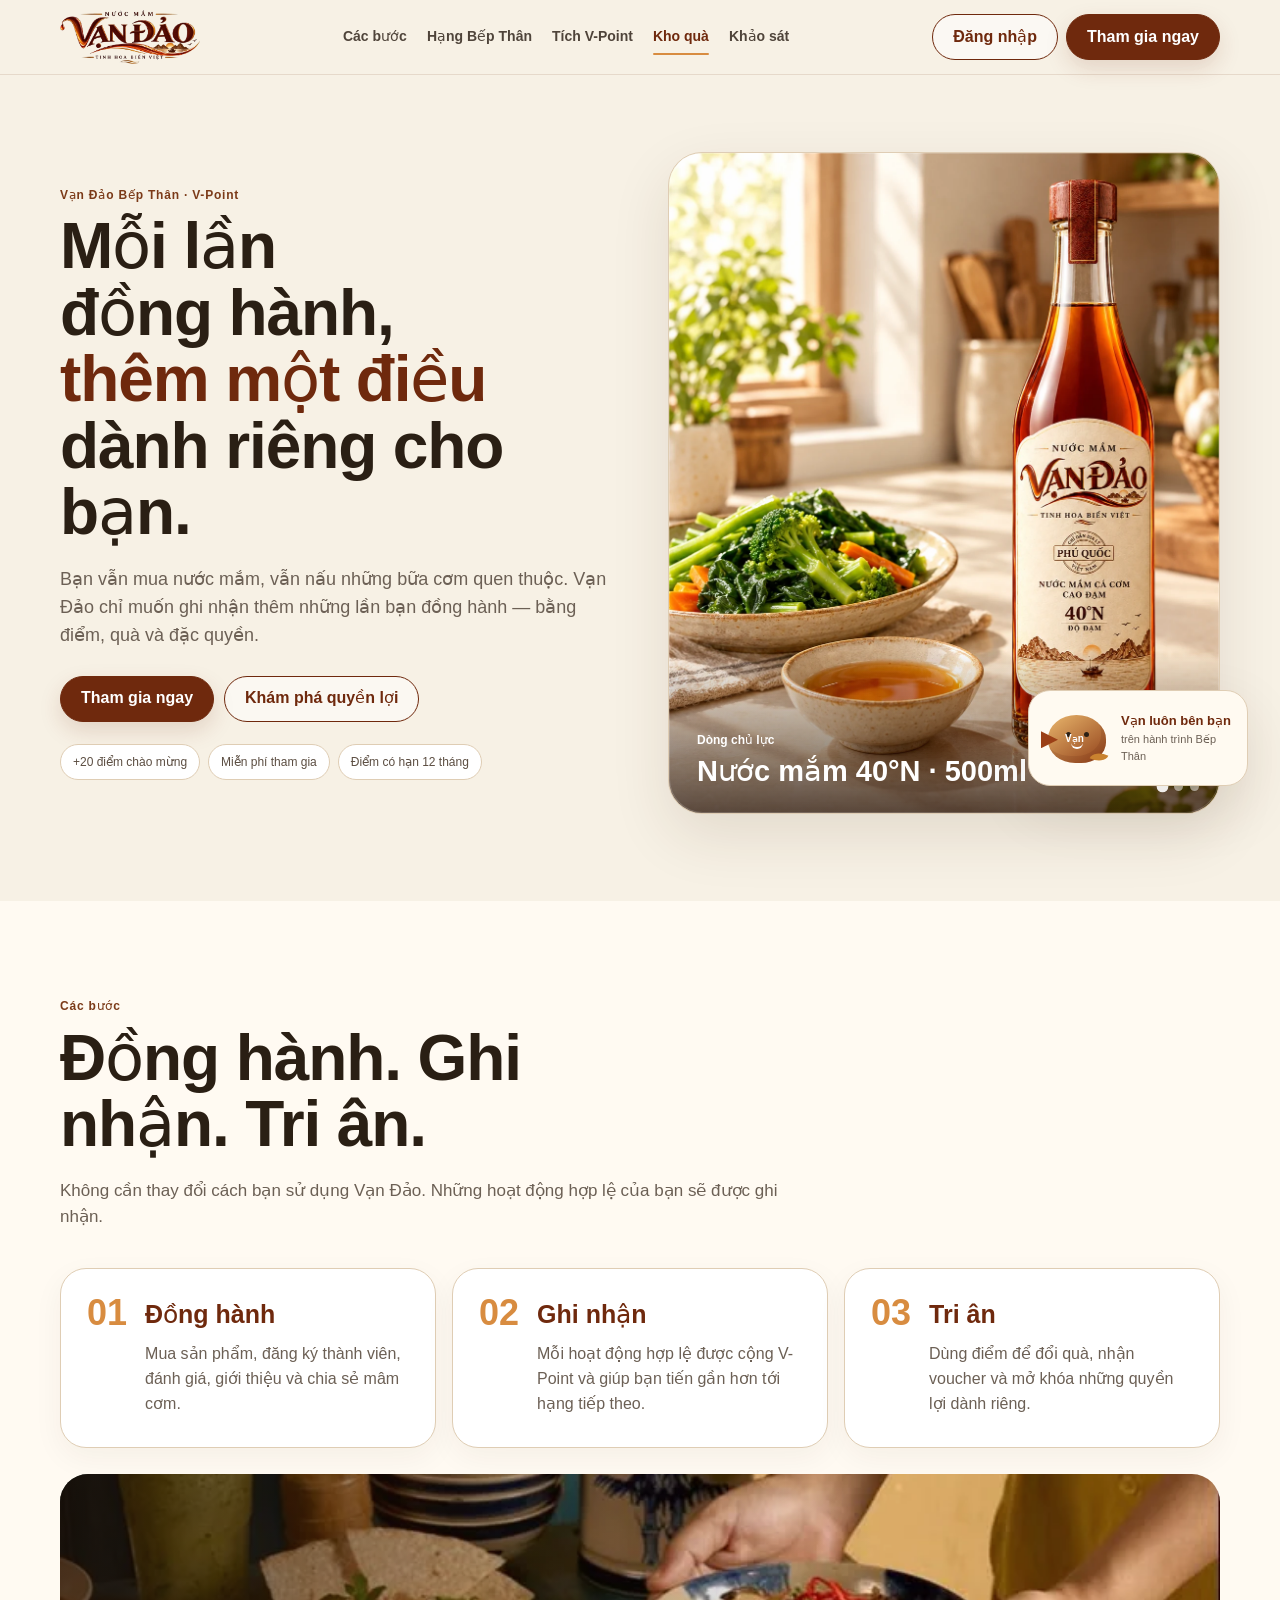
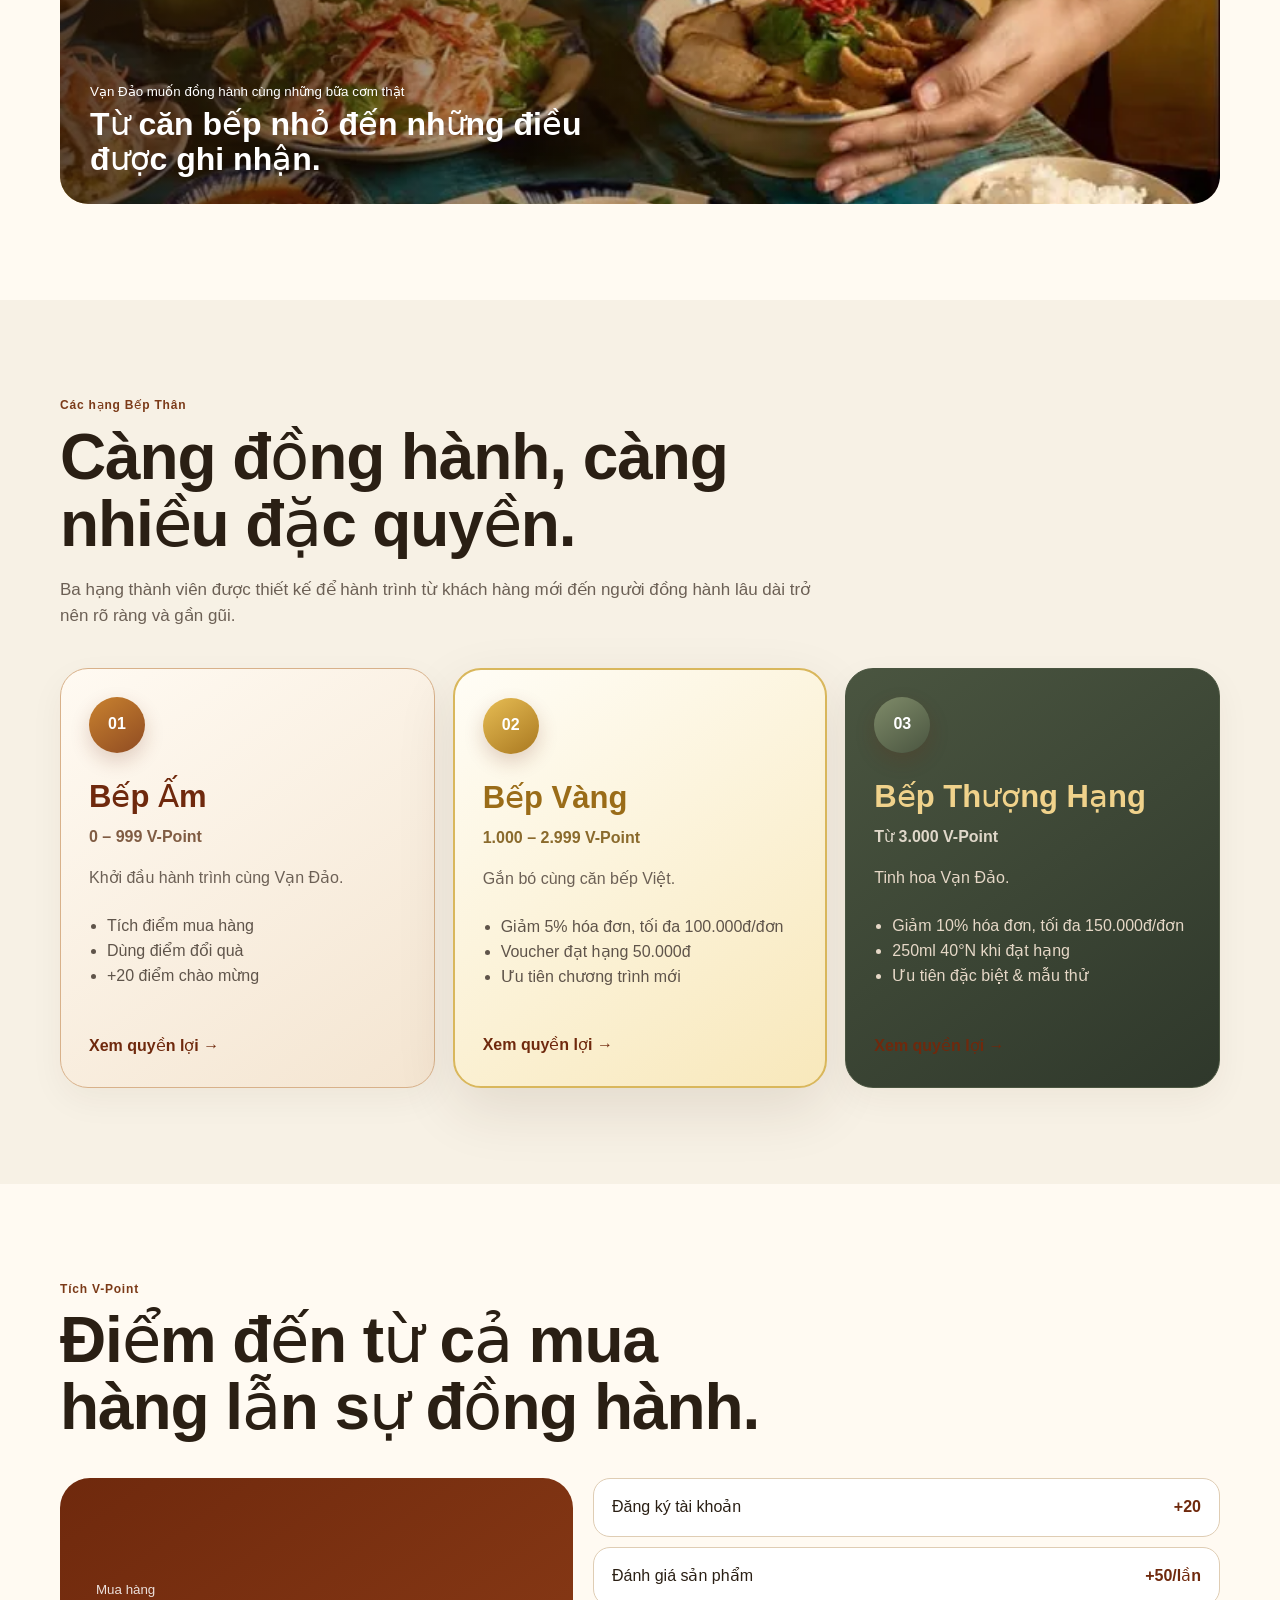
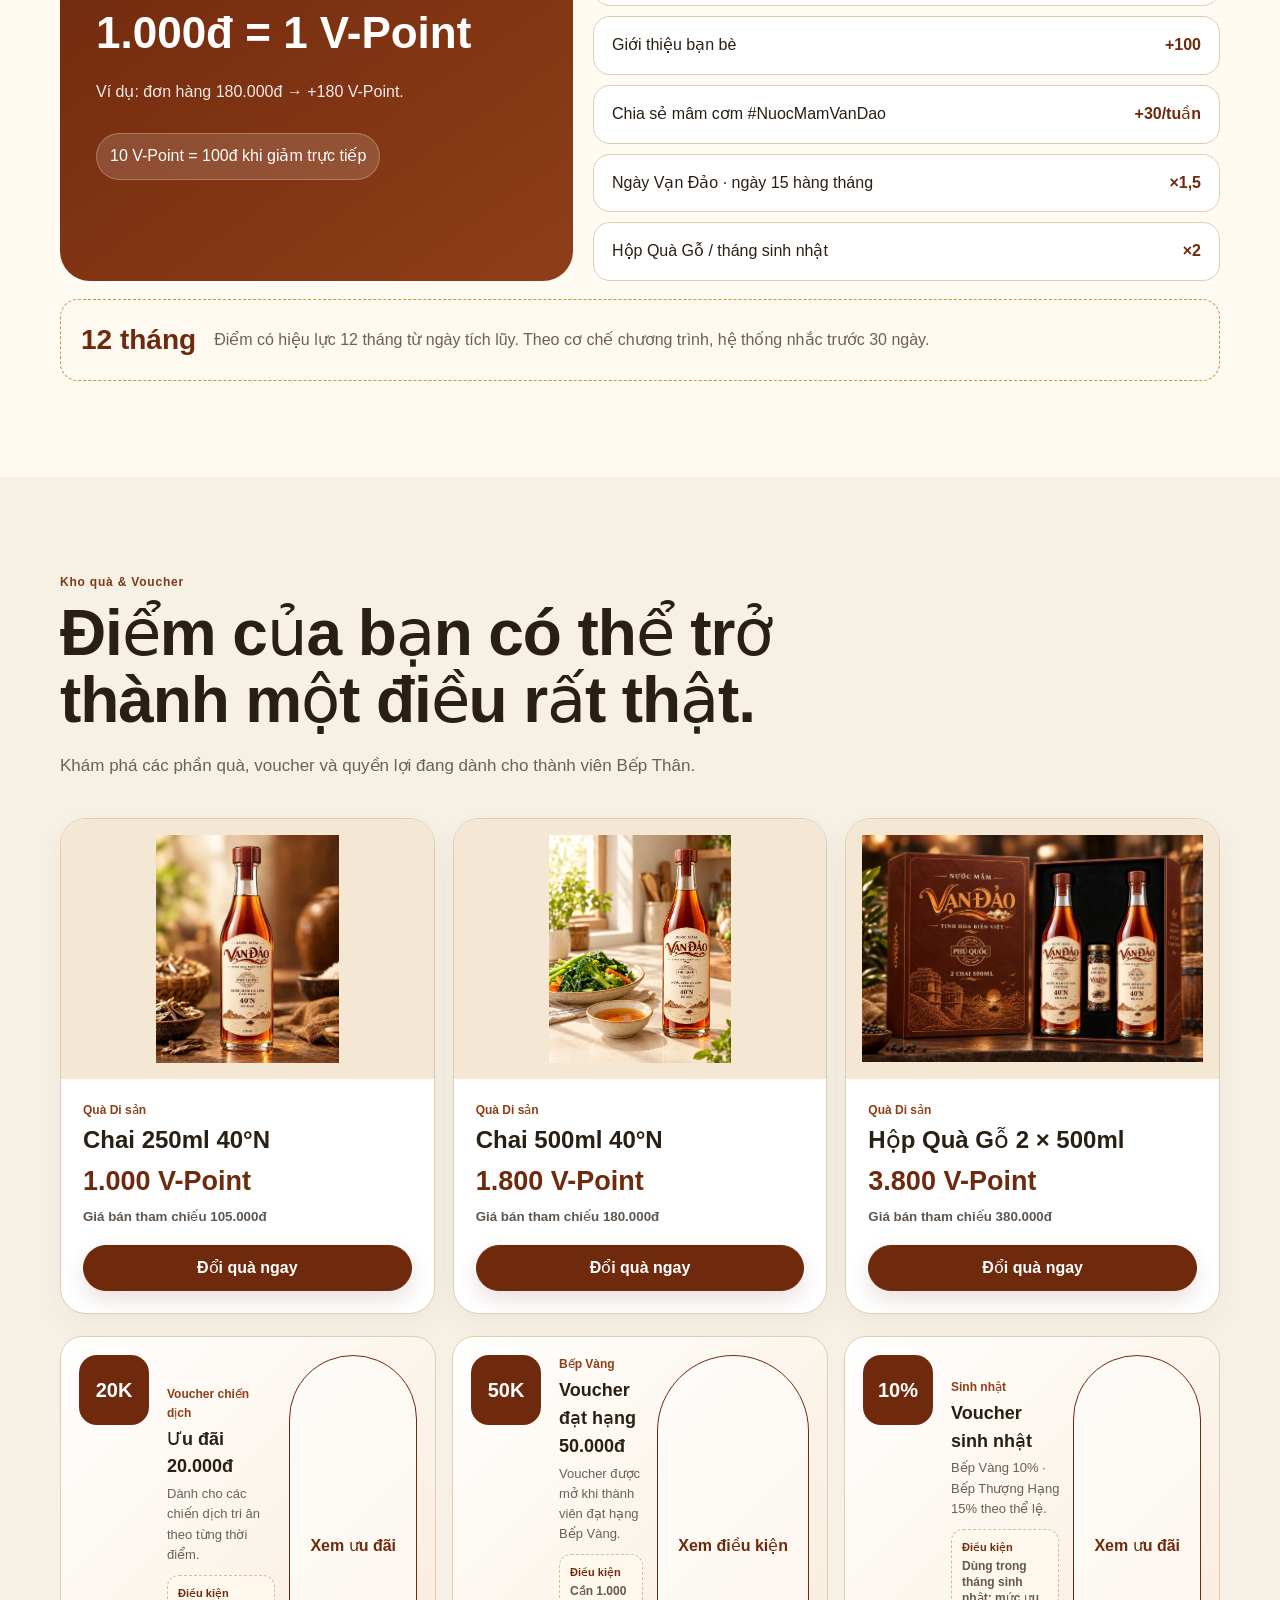
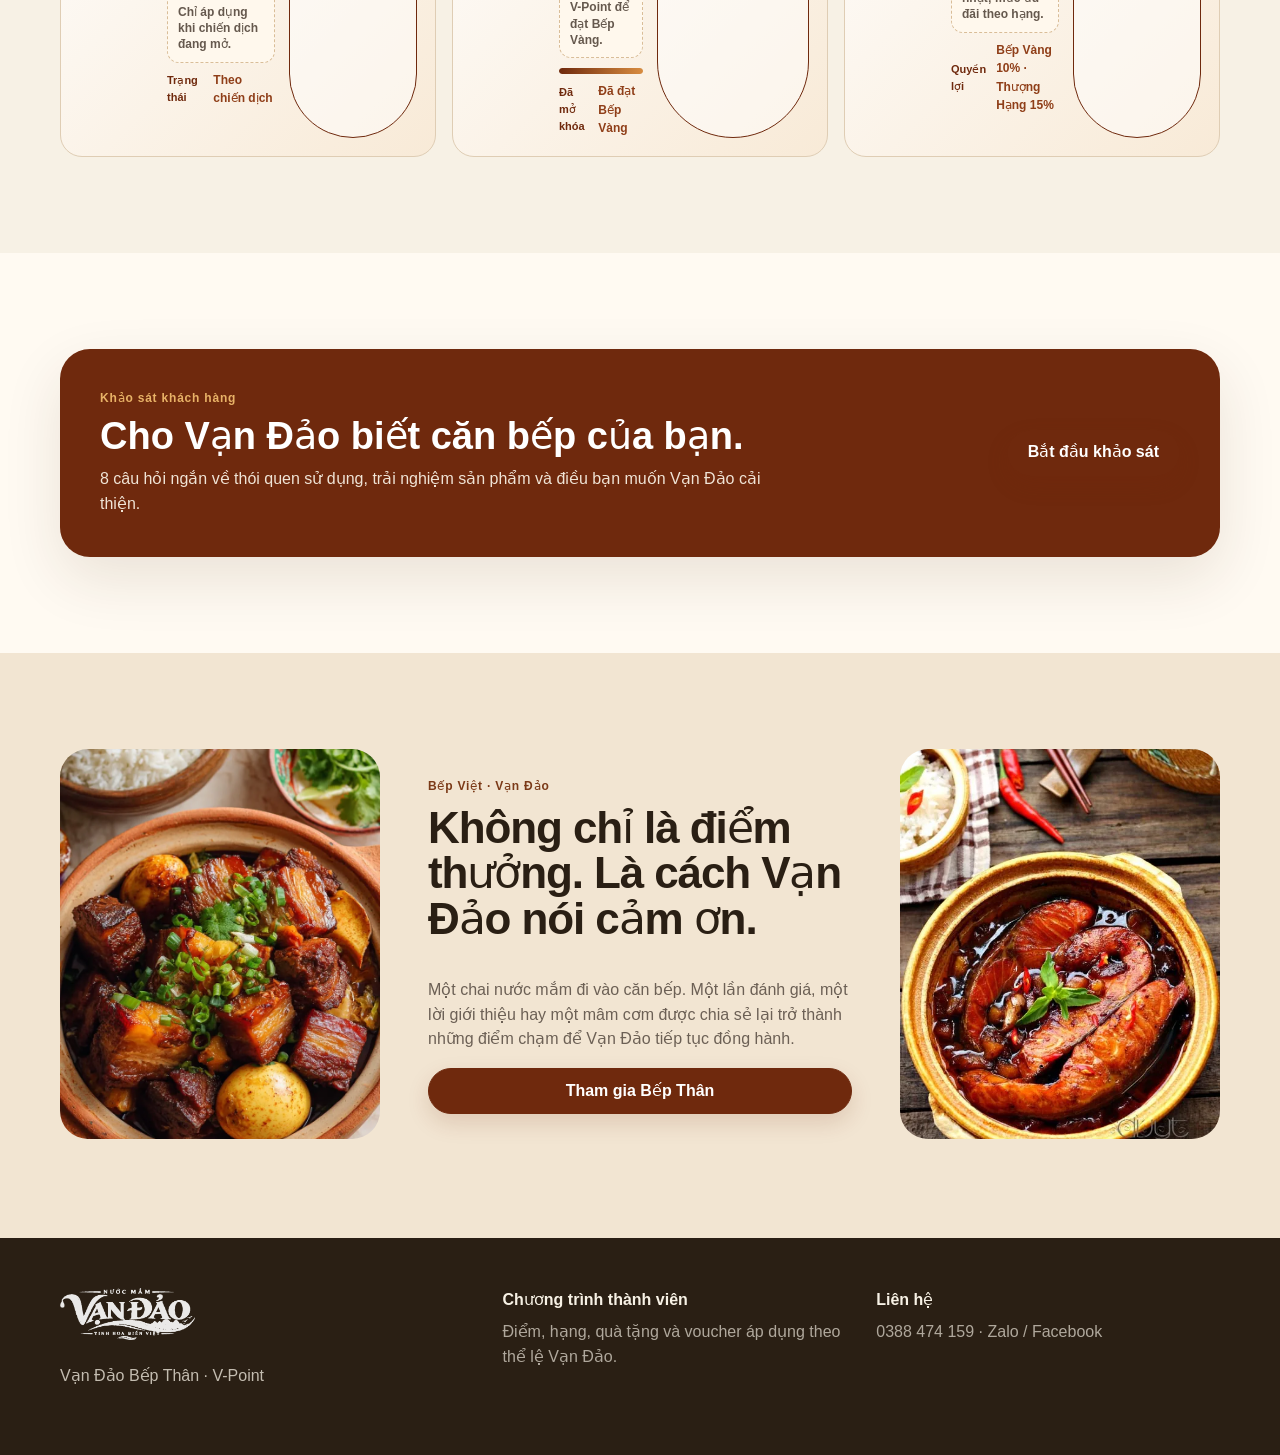
<file: index.html>
<!doctype html>
<html lang="vi">
<head>
<meta charset="utf-8"><meta name="viewport" content="width=device-width,initial-scale=1">
<title>Vạn Đảo Bếp Thân | Tích V-Point nhận quà</title>
<meta name="description" content="Vạn Đảo Bếp Thân – đồng hành, tích V-Point, nâng hạng và nhận thêm quà tặng, voucher dành riêng cho bạn.">
<meta property="og:title" content="Vạn Đảo Bếp Thân | Tích V-Point nhận quà">
<meta property="og:description" content="Đăng ký thành viên nhận ngay +20 V-Point chào mừng từ Nước mắm Vạn Đảo.">
<meta property="og:image" content="assets/meal.webp"><meta property="og:type" content="website">
<link rel="stylesheet" href="assets/loyalty.css">
</head>
<body>
<header class="site-header"><div class="container nav">
<a class="brand" href="#top"><img src="assets/logo.png" alt="Nước mắm Vạn Đảo"></a>
<nav class="nav-links" aria-label="Điều hướng chính">
<a href="#how">Các bước</a><a href="#tiers">Hạng Bếp Thân</a><a href="#points">Tích V-Point</a><a href="#rewards">Kho quà</a><a href="#survey">Khảo sát</a>
</nav>
<div class="nav-actions"><button class="pill ghost" id="loginNav">Đăng nhập</button><button class="pill primary" id="joinNav">Tham gia ngay</button></div>
</div></header>
<main id="top">
<section class="hero container section-tight">
<div class="hero-copy reveal"><div class="eyebrow">Vạn Đảo Bếp Thân · V-Point</div>
<h1>Mỗi lần đồng hành,<br><span>thêm một điều</span> dành riêng cho bạn.</h1>
<p class="lead">Bạn vẫn mua nước mắm, vẫn nấu những bữa cơm quen thuộc. Vạn Đảo chỉ muốn ghi nhận thêm những lần bạn đồng hành — bằng điểm, quà và đặc quyền.</p>
<div class="actions"><button class="pill primary" id="joinHero">Tham gia ngay</button><a class="pill ghost" href="#tiers">Khám phá quyền lợi</a></div>
<div class="trust-row"><span>+20 điểm chào mừng</span><span>Miễn phí tham gia</span><span>Điểm có hạn 12 tháng</span></div></div>
<div class="hero-art reveal"><div class="hero-image"><img id="heroImg" src="assets/500.webp" alt="Nước mắm Vạn Đảo 40°N 500ml"><div class="hero-overlay"><small id="heroKicker">Dòng chủ lực</small><strong id="heroTitle">Nước mắm 40°N · 500ml</strong></div><div class="hero-dots"><button class="on" data-slide="0" aria-label="Ảnh 1"></button><button data-slide="1" aria-label="Ảnh 2"></button><button data-slide="2" aria-label="Ảnh 3"></button></div></div>
<div class="mascot-card"><div class="mascot" aria-label="Linh vật Vạn – Bếp Thân" role="img"><div class="mascot-body"><i class="eye e1"></i><i class="eye e2"></i><i class="smile"></i></div><div class="mascot-fin"></div><div class="mascot-tail"></div><b>Vạn</b></div><div><strong>Vạn luôn bên bạn</strong><span>trên hành trình Bếp Thân</span></div></div></div>
</section>
<section id="how" class="section alt"><div class="container"><div class="section-head reveal"><div class="eyebrow">Các bước</div><h2>Đồng hành. Ghi nhận. Tri ân.</h2><p>Không cần thay đổi cách bạn sử dụng Vạn Đảo. Những hoạt động hợp lệ của bạn sẽ được ghi nhận.</p></div><div class="steps">
<article class="step reveal"><b>01</b><div><h3>Đồng hành</h3><p>Mua sản phẩm, đăng ký thành viên, đánh giá, giới thiệu và chia sẻ mâm cơm.</p></div></article>
<article class="step reveal"><b>02</b><div><h3>Ghi nhận</h3><p>Mỗi hoạt động hợp lệ được cộng V-Point và giúp bạn tiến gần hơn tới hạng tiếp theo.</p></div></article>
<article class="step reveal"><b>03</b><div><h3>Tri ân</h3><p>Dùng điểm để đổi quà, nhận voucher và mở khóa những quyền lợi dành riêng.</p></div></article>
</div><div class="wide-photo reveal"><img src="assets/meal.webp" alt="Mâm cơm Việt trong không gian ấm cúng"><div><small>Vạn Đảo muốn đồng hành cùng những bữa cơm thật</small><strong>Từ căn bếp nhỏ đến những điều được ghi nhận.</strong></div></div></div></section>
<section id="tiers" class="section"><div class="container"><div class="section-head reveal"><div class="eyebrow">Các hạng Bếp Thân</div><h2>Càng đồng hành, càng nhiều đặc quyền.</h2><p>Ba hạng thành viên được thiết kế để hành trình từ khách hàng mới đến người đồng hành lâu dài trở nên rõ ràng và gần gũi.</p></div><div class="tier-grid">
<article class="tier bronze reveal"><div class="seal">01</div><div class="badge-title">Bếp Ấm</div><div class="range">0 – 999 V-Point</div><p>Khởi đầu hành trình cùng Vạn Đảo.</p><ul><li>Tích điểm mua hàng</li><li>Dùng điểm đổi quà</li><li>+20 điểm chào mừng</li></ul><a href="hang-thanh-vien.html" class="text-link">Xem quyền lợi →</a></article>
<article class="tier gold featured reveal"><div class="seal">02</div><div class="badge-title">Bếp Vàng</div><div class="range">1.000 – 2.999 V-Point</div><p>Gắn bó cùng căn bếp Việt.</p><ul><li>Giảm 5% hóa đơn, tối đa 100.000đ/đơn</li><li>Voucher đạt hạng 50.000đ</li><li>Ưu tiên chương trình mới</li></ul><a href="hang-thanh-vien.html" class="text-link">Xem quyền lợi →</a></article>
<article class="tier dark reveal"><div class="seal">03</div><div class="badge-title">Bếp Thượng Hạng</div><div class="range">Từ 3.000 V-Point</div><p>Tinh hoa Vạn Đảo.</p><ul><li>Giảm 10% hóa đơn, tối đa 150.000đ/đơn</li><li>250ml 40°N khi đạt hạng</li><li>Ưu tiên đặc biệt & mẫu thử</li></ul><a href="hang-thanh-vien.html" class="text-link">Xem quyền lợi →</a></article>
</div></div></section>
<section id="points" class="section alt"><div class="container"><div class="section-head reveal"><div class="eyebrow">Tích V-Point</div><h2>Điểm đến từ cả mua hàng lẫn sự đồng hành.</h2></div><div class="points-layout"><div class="point-main reveal"><small>Mua hàng</small><strong>1.000đ = 1 V-Point</strong><p>Ví dụ: đơn hàng 180.000đ → +180 V-Point.</p><div class="point-pill">10 V-Point = 100đ khi giảm trực tiếp</div></div><div class="earning-list reveal"><div><span>Đăng ký tài khoản</span><b>+20</b></div><div><span>Đánh giá sản phẩm</span><b>+50/lần</b></div><div><span>Giới thiệu bạn bè</span><b>+100</b></div><div><span>Chia sẻ mâm cơm #NuocMamVanDao</span><b>+30/tuần</b></div><div><span>Ngày Vạn Đảo · ngày 15 hàng tháng</span><b>×1,5</b></div><div><span>Hộp Quà Gỗ / tháng sinh nhật</span><b>×2</b></div></div></div><div class="expiry reveal"><strong>12 tháng</strong><span>Điểm có hiệu lực 12 tháng từ ngày tích lũy. Theo cơ chế chương trình, hệ thống nhắc trước 30 ngày.</span></div></div></section>
<section id="rewards" class="section"><div class="container"><div class="section-head reveal"><div class="eyebrow">Kho quà & Voucher</div><h2>Điểm của bạn có thể trở thành một điều rất thật.</h2><p>Khám phá các phần quà, voucher và quyền lợi đang dành cho thành viên Bếp Thân.</p></div><div class="reward-grid">
<article class="reward-card reveal"><img src="assets/250.webp" alt="Chai 250ml 40°N"><div class="reward-body"><span>Quà Di sản</span><h3>Chai 250ml 40°N</h3><strong>1.000 V-Point</strong><small>Giá bán tham chiếu 105.000đ</small><button class="pill primary redeem" data-cost="1000" data-reward="Chai 250ml 40°N">Đổi quà ngay</button></div></article>
<article class="reward-card reveal"><img src="assets/500.webp" alt="Chai 500ml 40°N"><div class="reward-body"><span>Quà Di sản</span><h3>Chai 500ml 40°N</h3><strong>1.800 V-Point</strong><small>Giá bán tham chiếu 180.000đ</small><button class="pill primary redeem" data-cost="1800" data-reward="Chai 500ml 40°N">Đổi quà ngay</button></div></article>
<article class="reward-card reveal"><img src="assets/gift2.webp" alt="Hộp quà Vạn Đảo 2 × 500ml"><div class="reward-body"><span>Quà Di sản</span><h3>Hộp Quà Gỗ 2 × 500ml</h3><strong>3.800 V-Point</strong><small>Giá bán tham chiếu 380.000đ</small><button class="pill primary redeem" data-cost="3800" data-reward="Hộp Quà Gỗ 2 × 500ml">Đổi quà ngay</button></div></article>
</div><div class="voucher-grid"><article class="voucher reveal"><div class="voucher-code">20K</div><div class="voucher-body"><span>Voucher chiến dịch</span><h3>Ưu đãi 20.000đ</h3><p>Dành cho các chiến dịch tri ân theo từng thời điểm.</p><div class="voucher-condition"><strong>Điều kiện</strong><span>Chỉ áp dụng khi chiến dịch đang mở.</span></div><div class="voucher-status"><b>Trạng thái</b><span class="status-note">Theo chiến dịch</span></div></div><button class="pill ghost redeem-voucher" data-voucher="VD20K">Xem ưu đãi</button></article><article class="voucher reveal"><div class="voucher-code">50K</div><div class="voucher-body"><span>Bếp Vàng</span><h3>Voucher đạt hạng 50.000đ</h3><p>Voucher được mở khi thành viên đạt hạng Bếp Vàng.</p><div class="voucher-condition"><strong>Điều kiện</strong><span>Cần 1.000 V-Point để đạt Bếp Vàng.</span></div><div class="mini-progress"><span data-voucher-progress="gold"></span></div><div class="voucher-status"><b id="goldVoucherStatus">Đang kiểm tra tiến độ</b><span id="goldVoucherProgress">0 / 1.000 V-Point</span></div></div><button class="pill ghost redeem-voucher" data-voucher="BEPVANG50">Xem điều kiện</button></article><article class="voucher reveal"><div class="voucher-code">10%</div><div class="voucher-body"><span>Sinh nhật</span><h3>Voucher sinh nhật</h3><p>Bếp Vàng 10% · Bếp Thượng Hạng 15% theo thể lệ.</p><div class="voucher-condition"><strong>Điều kiện</strong><span>Dùng trong tháng sinh nhật; mức ưu đãi theo hạng.</span></div><div class="voucher-status"><b>Quyền lợi</b><span>Bếp Vàng 10% · Thượng Hạng 15%</span></div></div><button class="pill ghost redeem-voucher" data-voucher="BIRTHDAY">Xem ưu đãi</button></article></div></div></section>
<section id="survey" class="section alt"><div class="container survey-banner reveal"><div><div class="eyebrow">Khảo sát khách hàng</div><h2>Cho Vạn Đảo biết căn bếp của bạn.</h2><p>8 câu hỏi ngắn về thói quen sử dụng, trải nghiệm sản phẩm và điều bạn muốn Vạn Đảo cải thiện.</p></div><button class="pill primary" id="surveyBtn">Bắt đầu khảo sát</button></div></section>
<section class="section photo-band"><div class="container photo-grid"><img src="assets/thit-kho.webp" alt="Thịt kho trứng"><div><div class="eyebrow">Bếp Việt · Vạn Đảo</div><h2>Không chỉ là điểm thưởng. Là cách Vạn Đảo nói cảm ơn.</h2><p>Một chai nước mắm đi vào căn bếp. Một lần đánh giá, một lời giới thiệu hay một mâm cơm được chia sẻ lại trở thành những điểm chạm để Vạn Đảo tiếp tục đồng hành.</p><button class="pill primary" id="joinBottom">Tham gia Bếp Thân</button></div><img src="assets/ca-kho.webp" alt="Cá kho"></div></section>
</main>
<footer class="footer"><div class="container footer-grid"><div><img src="assets/logo.png" alt="Vạn Đảo"><p>Vạn Đảo Bếp Thân · V-Point</p></div><div><strong>Chương trình thành viên</strong><span>Điểm, hạng, quà tặng và voucher áp dụng theo thể lệ Vạn Đảo.</span></div><div><strong>Liên hệ</strong><span>0388 474 159 · Zalo / Facebook</span></div></div></footer>
<div class="mobilebar"><button id="mobileLogin">Đăng nhập</button><button id="mobileReward">Đổi quà</button><button id="mobileAccount">Bếp của tôi</button></div>
<div class="modal" id="joinModal" aria-hidden="true"><div class="modal-box"><button class="close" data-close aria-label="Đóng" title="Đóng">×</button><div class="modal-head"><div class="eyebrow">Tham gia Bếp Thân</div><h2>Đăng ký nhanh trong 2 bước.</h2><p>Chỉ cần họ tên và số điện thoại. Không cần nhớ thêm mật khẩu.</p></div><div class="signup-steps"><span class="active">1 · Đăng ký</span><span>2 · Xác nhận</span></div><form id="joinForm"><div class="step-panel active" data-step="1"><label>Họ và tên *<input name="name" required autocomplete="name" placeholder="Nguyễn Văn A"></label><label>Số điện thoại *<input name="phone" required inputmode="tel" autocomplete="tel" placeholder="0388 474 159"></label><button class="pill primary full" type="button" id="joinNext">Tiếp tục</button></div><div class="step-panel" data-step="2"><div class="otp-note">Mã OTP demo: <b>123456</b><br><small>Khi kết nối SMS/Zalo thật, mã này sẽ được thay bằng OTP gửi tới số điện thoại.</small></div><label>Mã xác nhận<input name="otp" inputmode="numeric" maxlength="6" placeholder="123456"></label><label class="optional">Email <span>(có thể cập nhật sau)</span><input name="email" type="email" placeholder="ban@example.com"></label><button class="pill primary full" type="submit">Tham gia & nhận +20 V-Point</button></div></form><div class="modal-foot">Tham gia miễn phí · Điểm có hiệu lực 12 tháng.</div></div></div>
<div class="modal" id="loginModal" aria-hidden="true"><div class="modal-box small-modal"><button class="close" data-close aria-label="Đóng" title="Đóng">×</button><div class="eyebrow">Bếp của tôi</div><h2>Đăng nhập bằng số điện thoại.</h2><p>Không cần mật khẩu. Hệ thống gửi mã OTP khi kết nối SMS/Zalo thật.</p><form id="loginForm"><label>Số điện thoại<input name="phone" required inputmode="tel" placeholder="0388 474 159"></label><button class="pill primary full" type="submit">Gửi mã OTP</button></form><div class="otp-login hidden" id="otpLogin"><label>Mã OTP<input id="loginOtp" inputmode="numeric" maxlength="6" placeholder="123456"></label><button class="pill primary full" id="verifyOtp">Xác nhận đăng nhập</button></div></div></div>
<div class="modal" id="redeemModal" aria-hidden="true"><div class="modal-box small-modal"><button class="close" data-close aria-label="Đóng" title="Đóng">×</button><div class="eyebrow">Đổi quà</div><h2 id="redeemTitle">Xác nhận đổi quà</h2><p id="redeemSummary"></p><form id="redeemForm"><label>Người nhận<input name="receiver" required></label><label>Số điện thoại<input name="phone" required inputmode="tel"></label><label>Địa chỉ nhận quà<textarea name="address" required rows="3" placeholder="Số nhà, đường, phường/xã, tỉnh/thành"></textarea></label><button class="pill primary full" type="submit">Xác nhận yêu cầu đổi quà</button></form></div></div>
<div class="modal" id="surveyModal" aria-hidden="true"><div class="modal-box survey-modal"><button class="close" data-close aria-label="Đóng" title="Đóng">×</button><div class="eyebrow">Khảo sát khách hàng</div><h2>8 câu hỏi · khoảng 2 phút</h2><div class="survey-progress"><span id="surveyProgress"></span></div><div id="surveyCounter">1 / 8</div><form id="surveyForm"></form></div></div>
<div class="toast" role="status" aria-live="polite"></div>
<script src="assets/loyalty.js"></script>
</body></html>
</file>
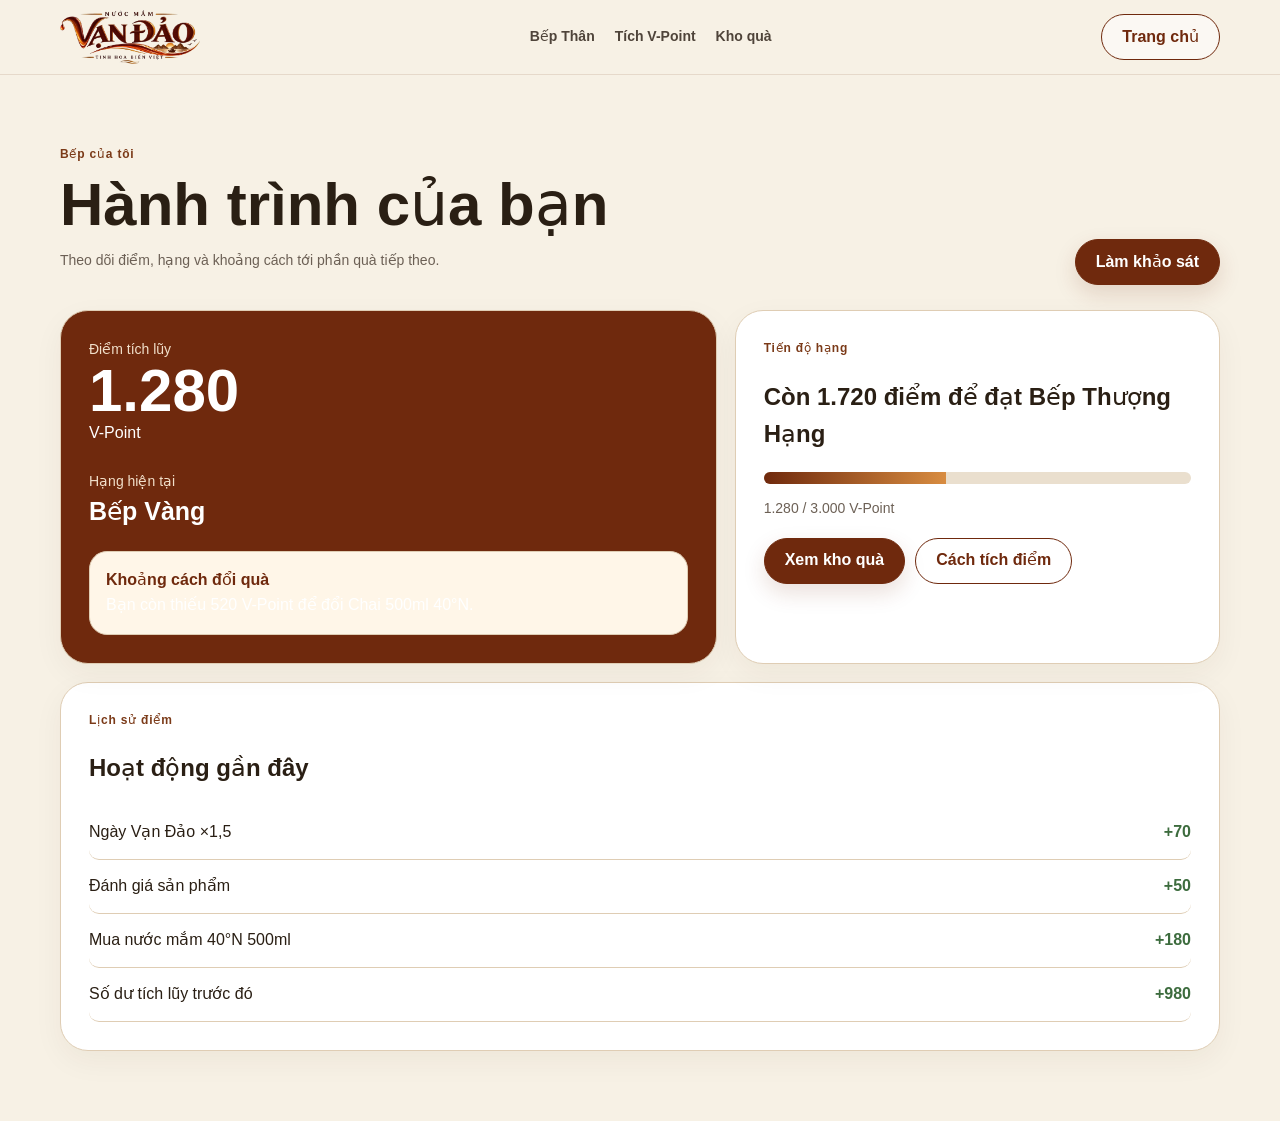
<file: bep-cua-toi.html>
<!doctype html><html lang="vi"><head><meta charset="utf-8"><meta name="viewport" content="width=device-width,initial-scale=1"><title>Bếp của tôi | Vạn Đảo Bếp Thân</title><meta name="description" content="Dashboard Vạn Đảo Bếp Thân – xem V-Point, hạng, tiến độ và khảo sát."><link rel="stylesheet" href="assets/loyalty.css"><style>.dash{padding:70px 0}.dash-head{display:flex;justify-content:space-between;gap:20px;align-items:end;margin-bottom:25px}.dash-grid{display:grid;grid-template-columns:1.15fr .85fr;gap:18px}.dash-card{background:#fff;border:1px solid var(--line);border-radius:28px;padding:28px;box-shadow:0 10px 30px rgba(65,32,12,.05)}.dash-card.dark{background:var(--brown);color:#fff}.dash-number{font-size:60px;font-weight:900;line-height:1}.dash-small{color:var(--muted);font-size:14px}.dash-card.dark .dash-small{color:#f1dfca}.dash-progress{height:12px;background:#eadfce;border-radius:999px;overflow:hidden;margin:12px 0}.dash-progress span{display:block;height:100%;width:42%;background:linear-gradient(90deg,var(--brown),var(--gold))}.target{margin-top:20px;padding:16px;border-radius:18px;background:#fff6e8;border:1px solid var(--line)}.target strong{color:var(--brown);display:block}.history-list{display:grid;gap:0}.history-list div{display:flex;justify-content:space-between;padding:14px 0;border-bottom:1px solid var(--line)}.plus{color:#3d6c3e;font-weight:900}.dash-actions{display:flex;gap:10px;flex-wrap:wrap;margin-top:18px}@media(max-width:800px){.dash-grid{grid-template-columns:1fr}.dash-head{display:block}}</style></head><body><header class="site-header"><div class="container nav"><a class="brand" href="index.html"><img src="assets/logo.png" alt="Nước mắm Vạn Đảo"></a><nav class="nav-links"><a href="index.html">Bếp Thân</a><a href="index.html#points">Tích V-Point</a><a href="index.html#rewards">Kho quà</a></nav><div class="nav-actions"><a class="pill ghost" href="index.html">Trang chủ</a></div></div></header><main class="dash"><div class="container"><div class="dash-head"><div><div class="eyebrow">Bếp của tôi</div><h1 style="margin:0;font-size:clamp(38px,5vw,60px);line-height:1.05">Hành trình của bạn</h1><p class="dash-small">Theo dõi điểm, hạng và khoảng cách tới phần quà tiếp theo.</p></div><button class="pill primary" id="dashSurvey">Làm khảo sát</button></div><div class="dash-grid"><section class="dash-card dark"><div class="dash-small">Điểm tích lũy</div><div class="dash-number" id="dashPoints">1.280</div><div>V-Point</div><div style="margin-top:25px"><div class="dash-small">Hạng hiện tại</div><strong id="dashTier" style="font-size:25px">Bếp Vàng</strong></div><div class="target"><strong>Khoảng cách đổi quà</strong><span id="rewardGap">Bạn còn thiếu 520 V-Point để đổi Chai 500ml 40°N.</span></div></section><section class="dash-card"><div class="eyebrow">Tiến độ hạng</div><h2 id="nextTitle">Còn 1.720 điểm để đạt Bếp Thượng Hạng</h2><div class="dash-progress"><span id="tierBar"></span></div><p class="dash-small" id="tierText">1.280 / 3.000 V-Point</p><div class="dash-actions"><a class="pill primary" href="index.html#rewards">Xem kho quà</a><a class="pill ghost" href="index.html#points">Cách tích điểm</a></div></section></div><section class="dash-card" style="margin-top:18px"><div class="eyebrow">Lịch sử điểm</div><h2>Hoạt động gần đây</h2><div class="history-list" id="historyList"></div><p class="dash-small history-empty" id="historyEmpty" hidden>Chưa có hoạt động mới.</p></section></div></main><div class="modal" id="surveyModal" aria-hidden="true"><div class="modal-box survey-modal"><button class="close" data-close aria-label="Đóng" title="Đóng">×</button><div class="eyebrow">Khảo sát khách hàng</div><h2>8 câu hỏi · khoảng 2 phút</h2><div class="survey-progress"><span id="surveyProgress"></span></div><div id="surveyCounter">1 / 8</div><form id="surveyForm"></form></div></div><div class="toast"></div><script src="assets/loyalty.js"></script><script>document.addEventListener('DOMContentLoaded',()=>{const KEY='vd_bep_than_v23';const get=()=>{try{return JSON.parse(localStorage.getItem(KEY)||'null')}catch{return null}};const save=u=>localStorage.setItem(KEY,JSON.stringify(u));const fmt=n=>Number(n||0).toLocaleString('vi-VN');const u=get();const p=u?.points??1280;document.getElementById('dashPoints').textContent=fmt(p);let tier=p>=3000?'Bếp Thượng Hạng':p>=1000?'Bếp Vàng':'Bếp Ấm';document.getElementById('dashTier').textContent=tier;const pct=tier==='Bếp Thượng Hạng'?100:p/3000*100;document.getElementById('tierBar').style.width=Math.min(100,pct)+'%';document.getElementById('tierText').textContent=`${fmt(p)} / 3.000 V-Point`;document.getElementById('nextTitle').textContent=p>=3000?'Bạn đang ở Bếp Thượng Hạng':'Còn '+fmt(Math.max(0,3000-p))+' điểm để đạt Bếp Thượng Hạng';const gap=Math.max(0,1800-p);document.getElementById('rewardGap').textContent=gap?`Bạn còn thiếu ${fmt(gap)} V-Point để đổi Chai 500ml 40°N.`:'Bạn đã đủ điểm để đổi Chai 500ml 40°N.';const fallback=[{label:'Số dư tích lũy trước đó',delta:980},{label:'Mua nước mắm 40°N 500ml',delta:180},{label:'Đánh giá sản phẩm',delta:50},{label:'Ngày Vạn Đảo ×1,5',delta:70}];const history=(u?.history?.length?u.history:fallback).slice().reverse();const list=document.getElementById('historyList');const empty=document.getElementById('historyEmpty');if(!history.length){empty.hidden=false}else{list.innerHTML=history.slice(0,8).map(x=>`<div><span>${x.label}</span><b class="${x.delta>=0?'plus':'minus'}">${x.delta>=0?'+':''}${fmt(x.delta)}</b></div>`).join('')};document.getElementById('dashSurvey').addEventListener('click',()=>openModal('surveyModal'));});</script></body></html>
</file>
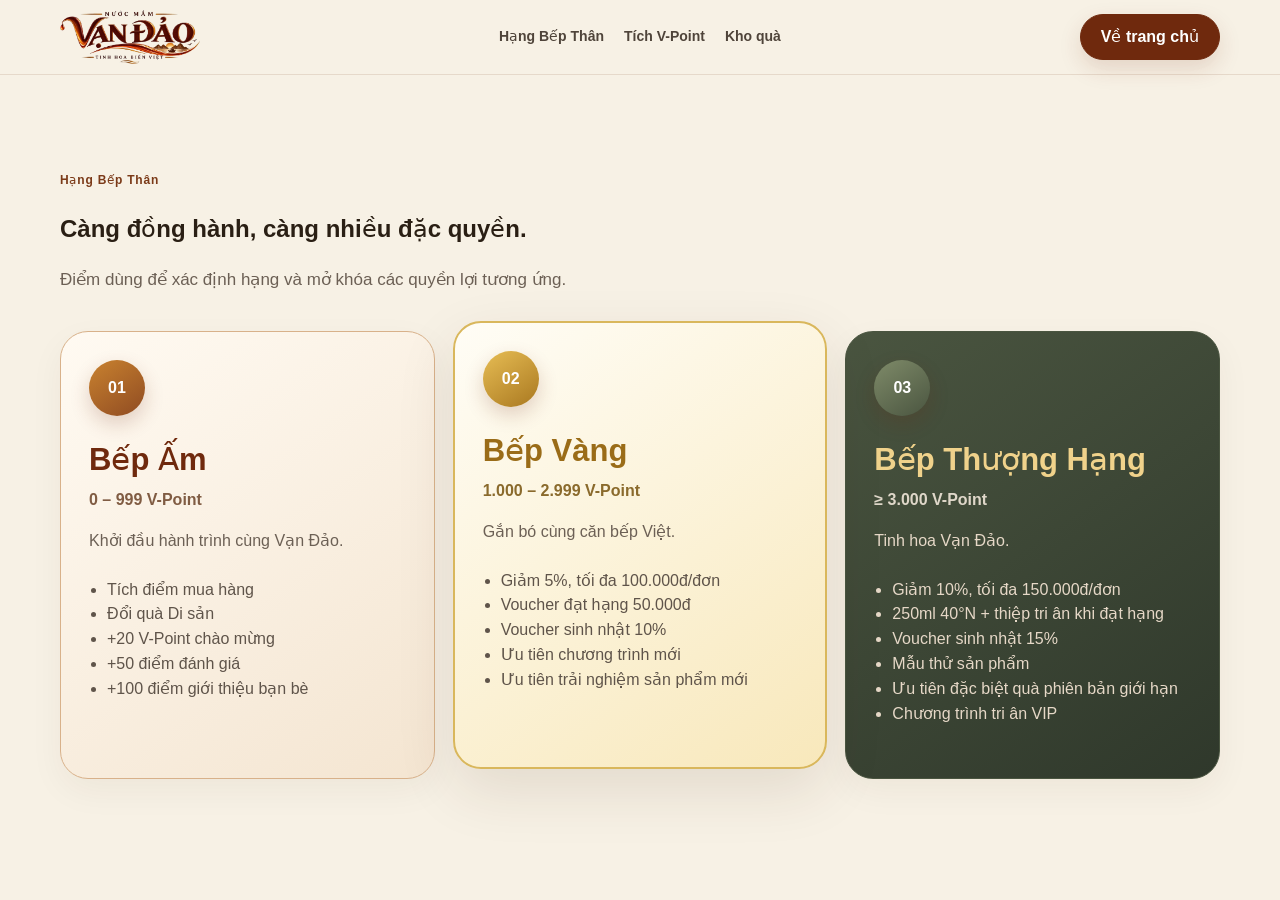
<file: hang-thanh-vien.html>
<!doctype html><html lang="vi"><head><meta charset="utf-8"><meta name="viewport" content="width=device-width,initial-scale=1"><title>Hạng thành viên | Vạn Đảo Bếp Thân</title><meta name="description" content="Ba hạng Bếp Thân và quyền lợi Vạn Đảo."><link rel="stylesheet" href="assets/loyalty.css"></head><body><header class="site-header"><div class="container nav"><a class="brand" href="index.html"><img src="assets/logo.png" alt="Nước mắm Vạn Đảo"></a><nav class="nav-links"><a href="index.html#tiers">Hạng Bếp Thân</a><a href="index.html#points">Tích V-Point</a><a href="index.html#rewards">Kho quà</a></nav><div class="nav-actions"><a class="pill primary" href="index.html#top">Về trang chủ</a></div></div></header><main><section class="section"><div class="container"><div class="section-head"><div class="eyebrow">Hạng Bếp Thân</div><h1>Càng đồng hành, càng nhiều đặc quyền.</h1><p>Điểm dùng để xác định hạng và mở khóa các quyền lợi tương ứng.</p></div><div class="tier-grid"><article class="tier bronze"><div class="seal">01</div><div class="badge-title">Bếp Ấm</div><div class="range">0 – 999 V-Point</div><p>Khởi đầu hành trình cùng Vạn Đảo.</p><ul><li>Tích điểm mua hàng</li><li>Đổi quà Di sản</li><li>+20 V-Point chào mừng</li><li>+50 điểm đánh giá</li><li>+100 điểm giới thiệu bạn bè</li></ul></article><article class="tier gold featured"><div class="seal">02</div><div class="badge-title">Bếp Vàng</div><div class="range">1.000 – 2.999 V-Point</div><p>Gắn bó cùng căn bếp Việt.</p><ul><li>Giảm 5%, tối đa 100.000đ/đơn</li><li>Voucher đạt hạng 50.000đ</li><li>Voucher sinh nhật 10%</li><li>Ưu tiên chương trình mới</li><li>Ưu tiên trải nghiệm sản phẩm mới</li></ul></article><article class="tier dark"><div class="seal">03</div><div class="badge-title">Bếp Thượng Hạng</div><div class="range">≥ 3.000 V-Point</div><p>Tinh hoa Vạn Đảo.</p><ul><li>Giảm 10%, tối đa 150.000đ/đơn</li><li>250ml 40°N + thiệp tri ân khi đạt hạng</li><li>Voucher sinh nhật 15%</li><li>Mẫu thử sản phẩm</li><li>Ưu tiên đặc biệt quà phiên bản giới hạn</li><li>Chương trình tri ân VIP</li></ul></article></div></div></section></main><script src="assets/loyalty.js"></script></body></html>
</file>
<file: assets/loyalty.css>
:root{--brown:#6f290d;--brown2:#8f3e18;--gold:#d88c40;--cream:#f7f1e5;--paper:#fffaf2;--ink:#2a1f14;--muted:#6c6055;--line:#dfcdb4;--green:#4a5540;--shadow:0 22px 60px rgba(65,32,12,.11)}*{box-sizing:border-box}html{scroll-behavior:smooth}body{margin:0;background:var(--cream);color:var(--ink);font-family:Arial,"Helvetica Neue",Helvetica,sans-serif;font-size:16px;line-height:1.55;letter-spacing:0}button,input,textarea{font:inherit;letter-spacing:0}button{cursor:pointer}a{color:inherit;text-decoration:none}.container{width:min(1160px,calc(100% - 40px));margin:auto}.site-header{position:sticky;top:0;z-index:50;background:rgba(247,241,229,.94);backdrop-filter:blur(14px);border-bottom:1px solid rgba(111,41,13,.12)}.nav{min-height:74px;display:flex;align-items:center;gap:24px}.brand{flex:0 0 auto}.brand img{width:140px;height:auto;display:block}.nav-links{display:flex;gap:20px;align-items:center;justify-content:center;flex:1}.nav-links a{font-size:14px;font-weight:700;color:#4f443a;white-space:nowrap}.nav-links a:hover{color:var(--brown)}.nav-actions{display:flex;gap:8px}.pill{border:1px solid var(--brown);border-radius:999px;min-height:46px;padding:0 20px;display:inline-flex;align-items:center;justify-content:center;font-weight:800;white-space:nowrap}.primary{background:var(--brown);color:#fff;border-color:var(--brown);box-shadow:0 9px 22px rgba(111,41,13,.15)}.ghost{background:rgba(255,255,255,.5);color:var(--brown)}.full{width:100%}.hero{min-height:calc(100vh - 74px);display:grid;grid-template-columns:1fr 1fr;align-items:center;gap:56px;padding-top:60px;padding-bottom:60px}.eyebrow{font-size:12px;font-weight:800;letter-spacing:.8px;color:var(--brown2);margin-bottom:9px}.hero h1,.section-head h2,.photo-band h2{font-size:clamp(40px,5vw,70px);line-height:1.04;letter-spacing:-1.1px;margin:0 0 20px;text-wrap:balance}.hero h1 span{color:var(--brown)}.lead{font-size:18px;color:var(--muted);max-width:620px}.actions{display:flex;gap:10px;flex-wrap:wrap;margin-top:26px}.trust-row{display:flex;gap:8px;flex-wrap:wrap;margin-top:22px}.trust-row span{padding:8px 12px;background:#fff;border:1px solid var(--line);border-radius:999px;font-size:12px;color:#5c4e42}.hero-art{position:relative}.hero-image{position:relative;overflow:hidden;border-radius:34px;border:1px solid var(--line);box-shadow:var(--shadow);background:#e8d7bd;aspect-ratio:4/4.8}.hero-image img{width:100%;height:100%;display:block;object-fit:cover;transition:opacity .35s}.hero-overlay{position:absolute;left:0;right:0;bottom:0;padding:80px 28px 26px;background:linear-gradient(transparent,rgba(35,16,6,.75));color:#fff}.hero-overlay small{display:block;font-size:12px;font-weight:700;text-transform:none}.hero-overlay strong{display:block;font-size:29px;line-height:1.12;margin-top:5px}.hero-dots{position:absolute;right:20px;bottom:22px;display:flex;gap:7px}.hero-dots button{width:9px;height:9px;padding:0;border:0;border-radius:50%;background:rgba(255,255,255,.55)}.hero-dots button.on{background:#fff;transform:scale(1.3)}.mascot-card{position:absolute;right:-28px;bottom:28px;width:220px;display:flex;align-items:center;gap:10px;padding:12px 14px;background:#fffaf1;border:1px solid var(--line);border-radius:22px;box-shadow:var(--shadow)}.mascot-card strong,.mascot-card span{display:block}.mascot-card strong{font-size:13px;color:var(--brown)}.mascot-card span{font-size:11px;color:var(--muted)}.mascot{position:relative;width:68px;height:70px;flex:0 0 68px}.mascot-body{position:absolute;width:58px;height:48px;left:5px;top:12px;border-radius:50% 52% 44% 48%;background:linear-gradient(145deg,#e9b66c,#8f3e18);box-shadow:inset -5px -7px 0 rgba(82,31,11,.12)}.mascot b{position:absolute;left:22px;top:28px;color:#fff;font-size:10px}.eye{position:absolute;width:5px;height:5px;background:#2a1f14;border-radius:50%;top:17px}.e1{left:18px}.e2{right:17px}.smile{position:absolute;width:12px;height:7px;border-bottom:2px solid #fff;border-radius:0 0 12px 12px;left:23px;top:27px}.mascot-tail{position:absolute;left:-2px;top:28px;width:17px;height:17px;background:#9b3f16;clip-path:polygon(100% 50%,0 0,0 100%)}.mascot-fin{position:absolute;right:4px;top:49px;width:16px;height:10px;background:#c9822f;border-radius:100% 0;transform:rotate(25deg)}.section{padding:96px 0}.section-tight{padding-top:50px}.alt{background:#fffaf2}.section-head{max-width:760px;margin-bottom:38px}.section-head p{font-size:17px;color:var(--muted);margin:0}.steps{display:grid;grid-template-columns:repeat(3,1fr);gap:16px}.step{display:flex;gap:18px;min-height:180px;padding:26px;border:1px solid var(--line);border-radius:26px;background:#fff;box-shadow:0 10px 30px rgba(65,32,12,.05)}.step>b{font-size:36px;color:var(--gold);line-height:1}.step h3{margin:0 0 8px;color:var(--brown);font-size:25px}.step p{margin:0;color:var(--muted)}.wide-photo{margin-top:26px;position:relative;border-radius:28px;overflow:hidden;height:330px}.wide-photo img{width:100%;height:100%;object-fit:cover;display:block;filter:saturate(.95)}.wide-photo:after{content:"";position:absolute;inset:0;background:linear-gradient(90deg,rgba(30,13,5,.72),transparent 70%)}.wide-photo div{position:absolute;z-index:2;left:30px;bottom:28px;color:#fff;max-width:520px}.wide-photo small,.wide-photo strong{display:block}.wide-photo strong{font-size:32px;line-height:1.08;margin-top:5px}.tier-grid{display:grid;grid-template-columns:repeat(3,1fr);gap:18px;align-items:stretch}.tier{display:flex;flex-direction:column;min-height:420px;padding:28px;border:1px solid var(--line);border-radius:28px;background:#fff;box-shadow:0 12px 34px rgba(65,32,12,.05)}.tier.featured{transform:translateY(-10px);border:2px solid var(--gold);box-shadow:var(--shadow)}.tier.dark{background:#2f271f;color:#fff;border-color:#2f271f}.tier.dark p,.tier.dark li,.tier.dark .range{color:#e6d8c7}.seal{width:56px;height:56px;border-radius:50%;display:grid;place-items:center;background:linear-gradient(145deg,#d88c40,#6f290d);color:#fff;font-weight:900;box-shadow:0 8px 20px rgba(111,41,13,.2)}.badge-title{font-size:31px;font-weight:900;color:var(--brown);margin-top:20px}.dark .badge-title{color:#e8b267}.range{font-weight:800;color:#725d4b;margin-top:4px}.tier p{color:var(--muted)}.tier ul{margin:8px 0 24px;padding-left:18px;color:#5f544a}.text-link{margin-top:auto;font-weight:800;color:var(--brown)}.points-layout{display:grid;grid-template-columns:.9fr 1.1fr;gap:20px}.point-main{padding:36px;border-radius:30px;background:linear-gradient(145deg,#6f290d,#8f3e18);color:#fff;min-height:330px;display:flex;flex-direction:column;justify-content:center}.point-main small{opacity:.85}.point-main strong{font-size:44px;line-height:1.08;margin:8px 0}.point-main p{opacity:.9}.point-pill{display:inline-flex;align-self:flex-start;margin-top:12px;padding:10px 13px;border-radius:999px;background:rgba(255,255,255,.14);border:1px solid rgba(255,255,255,.25)}.earning-list{display:grid;gap:10px}.earning-list div{display:flex;align-items:center;justify-content:space-between;gap:16px;padding:16px 18px;border:1px solid var(--line);border-radius:17px;background:#fff}.earning-list b{color:var(--brown);white-space:nowrap}.expiry{margin-top:18px;display:flex;gap:18px;align-items:center;padding:18px 20px;border:1px dashed var(--gold);border-radius:18px;background:#fffaf1}.expiry strong{font-size:28px;color:var(--brown);white-space:nowrap}.expiry span{color:var(--muted)}.reward-grid{display:grid;grid-template-columns:repeat(3,1fr);gap:18px}.reward-card{display:flex;flex-direction:column;background:#fff;border:1px solid var(--line);border-radius:26px;overflow:hidden;box-shadow:0 10px 30px rgba(65,32,12,.05)}.reward-card>img{width:100%;height:260px;object-fit:contain;background:#f4e8d4;padding:16px}.reward-body{display:flex;flex-direction:column;padding:22px;flex:1}.reward-body span,.voucher span{font-size:12px;font-weight:800;color:var(--brown2)}.reward-body h3{font-size:24px;line-height:1.15;margin:7px 0}.reward-body strong{font-size:27px;color:var(--brown)}.reward-body small{color:var(--muted);margin:4px 0 18px}.reward-body .pill{margin-top:auto}.voucher-grid{display:grid;grid-template-columns:repeat(3,1fr);gap:16px;margin-top:22px}.voucher{display:grid;grid-template-columns:74px 1fr auto;gap:14px;align-items:center;padding:18px;border:1px solid var(--line);border-radius:22px;background:linear-gradient(135deg,#fff,#f8ead7)}.voucher-code{width:70px;height:70px;border-radius:18px;display:grid;place-items:center;background:var(--brown);color:#fff;font-size:20px;font-weight:900}.voucher h3{font-size:18px;margin:3px 0}.voucher p{margin:0;color:var(--muted);font-size:13px}.survey-banner{display:flex;justify-content:space-between;gap:25px;align-items:center;padding:40px;border-radius:30px;background:#6f290d;color:#fff;box-shadow:var(--shadow)}.survey-banner .eyebrow{color:#e8b267}.survey-banner h2{margin:0 0 10px;font-size:38px;line-height:1.08}.survey-banner p{margin:0;color:#f0e4d6;max-width:680px}.photo-band{background:#f2e5d2}.photo-grid{display:grid;grid-template-columns:.8fr 1.2fr .8fr;gap:20px;align-items:stretch}.photo-grid img{width:100%;height:390px;object-fit:cover;border-radius:28px}.photo-grid>div{padding:28px;display:flex;flex-direction:column;justify-content:center}.photo-grid h2{font-size:44px}.photo-grid p{color:var(--muted)}.footer{padding:50px 0;background:#2a1f14;color:#f7f1e5}.footer-grid{display:grid;grid-template-columns:1.2fr 1fr 1fr;gap:30px}.footer img{width:135px;filter:brightness(0) invert(1);opacity:.9}.footer p{opacity:.75}.footer strong,.footer span{display:block}.footer span{opacity:.65;margin-top:7px}.mobilebar{display:none}.modal{position:fixed;inset:0;z-index:100;background:rgba(32,16,7,.58);display:none;align-items:center;justify-content:center;padding:18px}.modal.open{display:flex}.modal-box{position:relative;width:min(700px,100%);max-height:90vh;overflow:auto;background:#fffaf2;border:1px solid var(--line);border-radius:30px;padding:32px;box-shadow:0 30px 90px rgba(25,10,2,.3)}.small-modal{width:min(470px,100%)}.survey-modal{width:min(760px,100%)}.close{position:absolute;right:16px;top:14px;width:38px;height:38px;border-radius:50%;border:1px solid var(--line);background:#fff;color:var(--brown);font-size:25px}.modal-head h2,.modal-box h2{font-size:38px;line-height:1.05;margin:6px 0 10px;text-wrap:balance}.modal-head p,.modal-box>p{color:var(--muted)}.signup-steps{display:flex;gap:8px;margin:22px 0}.signup-steps span{padding:8px 12px;border-radius:999px;background:#eadfce;color:#725d4b;font-size:12px;font-weight:800}.signup-steps .active{background:var(--brown);color:#fff}.step-panel{display:none}.step-panel.active{display:grid;gap:13px}label{display:grid;gap:7px;font-weight:800;color:#4e4136}label input,label textarea{width:100%;padding:13px 14px;border:1px solid #d9c7af;border-radius:14px;background:#fff;outline:none}label input:focus,label textarea:focus{border-color:var(--gold);box-shadow:0 0 0 3px rgba(216,140,64,.14)}.optional span{font-size:11px;font-weight:500;color:var(--muted)}.otp-note{padding:14px;border-radius:15px;background:#f1e4d0;color:#5c4b3d}.modal-foot{margin-top:18px;text-align:center;color:#776b60;font-size:12px}.survey-progress{height:8px;background:#eadfce;border-radius:999px;margin:18px 0 8px;overflow:hidden}.survey-progress span{display:block;height:100%;width:12.5%;background:linear-gradient(90deg,var(--brown),var(--gold));transition:.3s}.survey-question{display:none}.survey-question.active{display:block}.survey-question h3{font-size:23px;line-height:1.2}.survey-options{display:grid;gap:9px;margin:18px 0}.survey-options label{padding:13px 15px;border:1px solid var(--line);border-radius:14px;background:#fff;cursor:pointer;font-weight:600}.survey-options label:has(input:checked){border-color:var(--brown);background:#fff4e4}.survey-options input{accent-color:var(--brown)}.survey-actions{display:flex;justify-content:space-between;gap:10px}.hidden{display:none}.toast{position:fixed;right:18px;bottom:20px;z-index:120;max-width:360px;padding:14px 17px;border-radius:15px;background:#2a1f14;color:#fff;box-shadow:var(--shadow);transform:translateY(150%);transition:.35s}.toast.show{transform:none}.reveal{opacity:0;transform:translateY(18px);transition:.65s ease}.reveal.visible{opacity:1;transform:none}@media(max-width:980px){.nav-links{display:none}.hero,.points-layout,.photo-grid{grid-template-columns:1fr}.hero{padding-top:48px}.hero-art{max-width:620px;width:100%;margin:auto}.steps,.tier-grid,.reward-grid,.voucher-grid{grid-template-columns:1fr}.tier.featured{transform:none}.survey-banner{display:block}.survey-banner .pill{margin-top:20px}.photo-grid img{height:300px}.footer-grid{grid-template-columns:1fr 1fr}.mobilebar{display:flex;position:fixed;left:10px;right:10px;bottom:10px;z-index:80;background:#2a1f14;border-radius:999px;padding:5px;box-shadow:var(--shadow)}.mobilebar button{flex:1;border:0;background:transparent;color:#fff;padding:10px 5px;border-radius:999px;font-weight:800}.mobilebar button:first-child{background:#fff;color:var(--brown)}}@media(max-width:620px){.container{width:calc(100% - 28px)}.nav{min-height:64px}.brand img{width:120px}.nav-actions .ghost{display:none}.nav-actions .primary{min-height:40px;padding:0 13px;font-size:13px}.hero{min-height:auto;gap:32px;padding:44px 0 55px}.hero h1{font-size:42px;letter-spacing:-.7px}.lead{font-size:16px}.hero-image{aspect-ratio:1/1.12}.hero-overlay strong{font-size:23px}.mascot-card{right:8px;bottom:-20px;transform:scale(.88);transform-origin:right bottom}.section{padding:72px 0}.section-head h2,.photo-band h2{font-size:36px}.step{min-height:0}.point-main strong{font-size:35px}.earning-list div{align-items:flex-start}.reward-card>img{height:230px}.voucher{grid-template-columns:58px 1fr}.voucher-code{width:58px;height:58px}.voucher .pill{grid-column:1/-1;width:100%}.photo-grid img{height:230px}.footer-grid{grid-template-columns:1fr}.modal-box{padding:24px;border-radius:24px}.modal-head h2,.modal-box h2{font-size:31px}.trust-row{gap:6px}.trust-row span{font-size:11px}.mobilebar{left:7px;right:7px}.mobilebar button{font-size:12px}}

/* V2.4 visual polish: Vietnamese-safe system typography + smoother interactions */
:root{
  --focus:rgba(216,140,64,.24);
  --shadow-soft:0 12px 34px rgba(65,32,12,.07);
}
html{scroll-padding-top:88px;-webkit-text-size-adjust:100%;}
body{
  font-family:"Segoe UI","Noto Sans","Helvetica Neue",Arial,sans-serif;
  font-synthesis:none;
  -webkit-font-smoothing:antialiased;
  -moz-osx-font-smoothing:grayscale;
  text-rendering:optimizeLegibility;
}
button,input,textarea,select{font-family:inherit;font-synthesis:none;}
button,a,input,textarea{outline:none;}
button:focus-visible,a:focus-visible,input:focus-visible,textarea:focus-visible{outline:3px solid var(--focus);outline-offset:2px;}
.site-header{transition:box-shadow .25s ease,background .25s ease;}
.site-header.scrolled{box-shadow:0 8px 28px rgba(65,32,12,.08);}
.nav-links a{position:relative;padding:7px 0;transition:color .2s ease;}
.nav-links a:after{content:"";position:absolute;left:0;right:100%;bottom:0;height:2px;border-radius:2px;background:var(--gold);transition:right .25s ease;}
.nav-links a:hover:after,.nav-links a.active:after{right:0;}
.nav-links a.active{color:var(--brown);}
.pill{transition:transform .2s ease,box-shadow .2s ease,background .2s ease,border-color .2s ease;}
.pill:hover{transform:translateY(-2px);}
.pill:active{transform:translateY(0) scale(.98);}
.primary:hover{box-shadow:0 13px 28px rgba(111,41,13,.22);background:#7c3212;}
.ghost:hover{background:#fff;border-color:var(--gold);}
.hero-image{isolation:isolate;}
.hero-image:after{content:"";position:absolute;inset:0;pointer-events:none;border-radius:inherit;box-shadow:inset 0 0 0 1px rgba(255,255,255,.18);}
.hero-image img{will-change:opacity;}
.hero-dots button{transition:transform .2s ease,background .2s ease;}
.hero-dots button:hover{transform:scale(1.45);}
.mascot-card{animation:mascotFloat 4s ease-in-out infinite;}
@keyframes mascotFloat{0%,100%{transform:translateY(0)}50%{transform:translateY(-5px)}}
@media(max-width:620px){.mascot-card{animation:none;}}
.step,.tier,.reward-card,.voucher,.earning-list div,.dash-card{transition:transform .25s ease,box-shadow .25s ease,border-color .25s ease;}
.step:hover,.reward-card:hover,.voucher:hover,.earning-list div:hover{transform:translateY(-4px);box-shadow:var(--shadow-soft);border-color:#d1ae84;}
.tier:hover{transform:translateY(-4px);box-shadow:var(--shadow-soft);}
.tier.featured:hover{transform:translateY(-14px);}
@media(max-width:980px){.tier.featured:hover{transform:translateY(-4px);}}
.reward-card>img{transition:transform .45s ease;}
.reward-card:hover>img{transform:scale(1.035);}
.modal{visibility:hidden;opacity:0;display:flex;pointer-events:none;transition:opacity .22s ease,visibility .22s ease;background:rgba(32,16,7,.64);backdrop-filter:blur(4px);}
.modal.open{visibility:visible;opacity:1;pointer-events:auto;}
.modal-box{transform:translateY(14px) scale(.985);opacity:0;transition:transform .28s cubic-bezier(.2,.8,.2,1),opacity .2s ease;}
.modal.open .modal-box{transform:none;opacity:1;}
.close{transition:transform .2s ease,background .2s ease;border:1px solid var(--line);}
.close:hover{transform:rotate(90deg);background:#fff4e4;}
label input,label textarea{transition:border-color .2s ease,box-shadow .2s ease,background .2s ease;}
.survey-options label{transition:transform .18s ease,border-color .18s ease,background .18s ease,box-shadow .18s ease;}
.survey-options label:hover{transform:translateY(-1px);border-color:#caa77b;}
.survey-options label:has(input:checked){box-shadow:0 5px 16px rgba(111,41,13,.08);}
.survey-question.active{animation:questionIn .25s ease both;}
@keyframes questionIn{from{opacity:0;transform:translateX(8px)}to{opacity:1;transform:none}}
.survey-actions .pill{min-width:120px;}
.toast{opacity:0;transform:translateY(18px) scale(.98);visibility:hidden;transition:opacity .25s ease,transform .25s ease,visibility .25s ease;}
.toast.show{opacity:1;transform:none;visibility:visible;}
.reveal{transform:translateY(22px);transition:opacity .7s ease,transform .7s cubic-bezier(.2,.75,.2,1);}
.reveal.visible{transform:none;}
.mobilebar{padding-bottom:max(5px,env(safe-area-inset-bottom));}
.mobilebar button{transition:background .2s ease,color .2s ease,transform .18s ease;}
.mobilebar button:active{transform:scale(.96);}
.reward-body small{font-weight:600;color:#5f554d;}
.eyebrow{color:#7b3a18;}
@media(prefers-reduced-motion:reduce){*,*:before,*:after{scroll-behavior:auto!important;animation:none!important;transition-duration:.01ms!important;}}
body.modal-open{overflow:hidden;}

/* V2.5: reward clarity + tier system */
.tier.bronze{background:linear-gradient(145deg,#fffaf2,#f4e5d1);border-color:#d8b18a;}
.tier.bronze .seal{background:linear-gradient(145deg,#c9822f,#8f4b22);}
.tier.gold{background:linear-gradient(145deg,#fffdf6,#f8e8bb);border-color:#d9b75c;}
.tier.gold .seal{background:linear-gradient(145deg,#e7bd54,#a97820);}
.tier.gold .badge-title{color:#9a6c18;}
.tier.dark{background:linear-gradient(145deg,#4a5540,#2f382b);border-color:#4a5540;}
.tier.dark .seal{background:linear-gradient(145deg,#7f8b69,#4a5540);}
.tier.dark .badge-title{color:#f0d28b;}
.tier.bronze .range{color:#805c43}.tier.gold .range{color:#8a6a2c}.tier.dark .range{color:#dfd7c9}
.voucher{align-items:stretch;}
.voucher-body{min-width:0;display:flex;flex-direction:column;justify-content:center;}
.voucher-condition{display:grid;gap:2px;margin-top:10px;padding:9px 10px;border-radius:12px;background:#fff8ed;border:1px dashed #d9bd98;font-size:12px;}
.voucher-condition strong{font-size:11px;color:var(--brown);text-transform:none;}
.voucher-condition span{color:#65584d;line-height:1.35;}
.voucher-status{display:flex;justify-content:space-between;gap:10px;align-items:center;margin-top:8px;font-size:11px;color:#6c6055;}
.voucher-status b{color:var(--brown);}
.mini-progress{height:6px;background:#eadfce;border-radius:999px;overflow:hidden;margin-top:10px;}
.mini-progress span{display:block;height:100%;width:0;background:linear-gradient(90deg,var(--brown),var(--gold));border-radius:999px;transition:width .55s cubic-bezier(.2,.8,.2,1);}
.status-note{font-weight:700;color:#6c6055;}
.minus{color:#8f3e18;font-weight:900;}
.history-list div{transition:background .2s ease;padding-left:10px;padding-right:10px;border-radius:10px;}
.history-list div:hover{background:#fff7eb;}
@media(max-width:980px){.voucher{grid-template-columns:74px 1fr;}.voucher .pill{grid-column:1/-1;}.voucher-body{min-width:0;}}
@media(max-width:620px){.voucher{grid-template-columns:58px 1fr;}.voucher-code{width:58px;height:58px}.voucher-status{align-items:flex-start;flex-direction:column;gap:2px;}.voucher-condition{font-size:11px;}}
</file>
